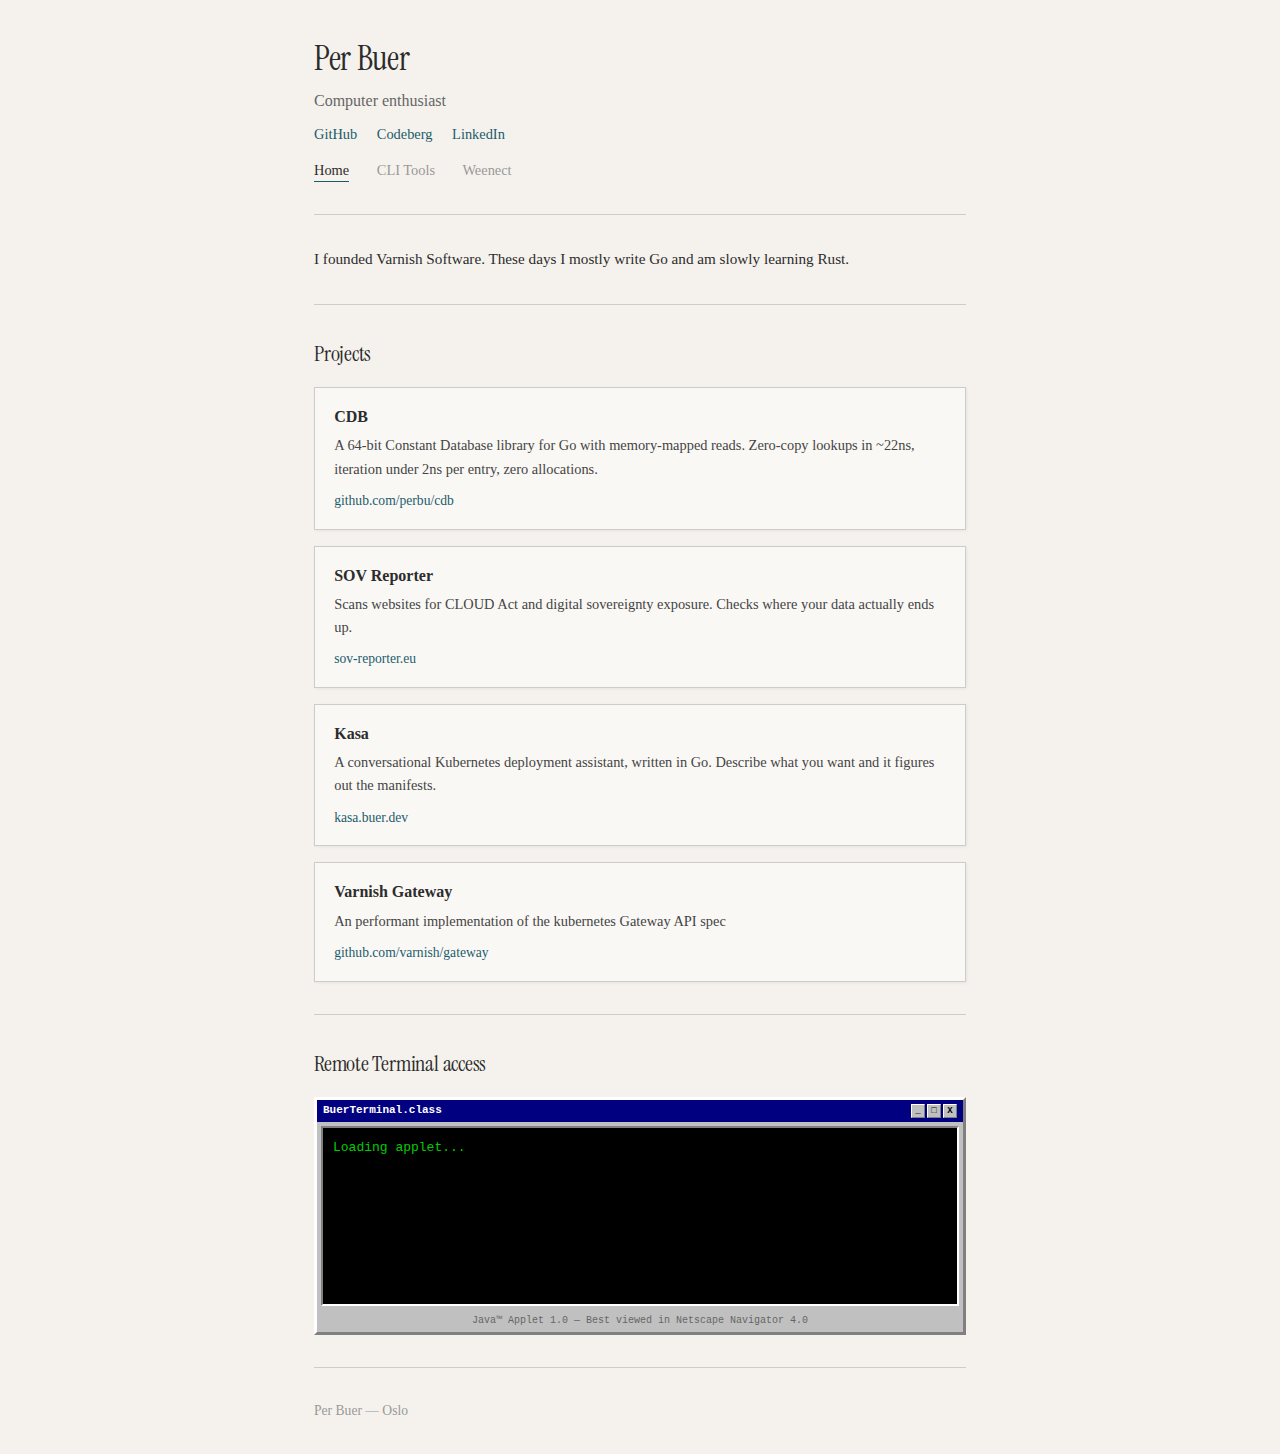
<file: index.html>
<!DOCTYPE html>
<html lang="en">
<head>
    <meta charset="UTF-8">
    <meta name="viewport" content="width=device-width, initial-scale=1.0">
    <title>Per Buer</title>
    <link rel="preconnect" href="https://fonts.googleapis.com">
    <link rel="preconnect" href="https://fonts.gstatic.com" crossorigin>
    <link href="https://fonts.googleapis.com/css2?family=Instrument+Serif:ital@0;1&family=IBM+Plex+Mono:wght@400;500&display=swap" rel="stylesheet">
    <link rel="stylesheet" href="style.css">
</head>
<body>

<header>
    <h1>Per Buer</h1>
    <div class="tagline">Computer enthusiast</div>
    <div class="links">
        <a href="https://github.com/perbu">GitHub</a>
        <a href="https://codeberg.org/perbu">Codeberg</a>
        <a href="https://linkedin.com/in/perbu">LinkedIn</a>
    </div>
</header>

<nav>
    <a href="index.html" class="active">Home</a>
    <a href="tools.html">CLI Tools</a>
    <a href="weenect.html">Weenect</a>
</nav>

<hr>

<section class="about">
    <p>I founded Varnish Software. These days I mostly write Go and am slowly learning Rust.</p>
</section>

<hr>

<section class="projects">
    <h2>Projects</h2>
    <div class="project">
        <h3>CDB</h3>
        <p>A 64-bit Constant Database library for Go with memory-mapped reads. Zero-copy lookups in ~22ns, iteration under 2ns per entry, zero allocations.</p>
        <a href="https://github.com/perbu/cdb">github.com/perbu/cdb</a>
    </div>
    <div class="project">
        <h3>SOV Reporter</h3>
        <p>Scans websites for CLOUD Act and digital sovereignty exposure. Checks where your data actually ends up.</p>
        <a href="https://sov-reporter.eu">sov-reporter.eu</a>
    </div>
    <div class="project">
        <h3>Kasa</h3>
        <p>A conversational Kubernetes deployment assistant, written in Go. Describe what you want and it figures out the manifests.</p>
        <a href="https://kasa.buer.dev/">kasa.buer.dev</a>
    </div>
    <div class="project">
        <h3>Varnish Gateway</h3>
        <p>An performant implementation of the kubernetes Gateway API spec</p>
        <a href="https://github.com/varnish/gateway/">github.com/varnish/gateway</a>
    </div>
</section>

<hr>
<h2>Remote Terminal access</h2>
<section class="applet-container">
    <div class="applet">
        <div class="applet-titlebar">
            <span>BuerTerminal.class</span>
            <div class="controls">
                <span class="ctrl-btn">_</span>
                <span class="ctrl-btn">&square;</span>
                <span class="ctrl-btn">X</span>
            </div>
        </div>
        <div class="applet-body" id="applet-body">
            <div id="log"></div>
            <div class="progress-outer" id="progress-outer">
                <div class="progress-inner" id="progress-inner"></div>
            </div>
            <div class="prompt-area" id="prompt-area">
                <form id="prompt-form">
                    <span class="prompt-label">&gt;</span>
                    <input type="text" id="prompt-input" autocomplete="off" autofocus>
                </form>
                <div class="response" id="response"></div>
            </div>
        </div>
        <div class="applet-footer">Java&trade; Applet 1.0 &mdash; Best viewed in Netscape Navigator 4.0</div>
    </div>
</section>

<hr>

<footer>
    Per Buer &mdash; Oslo
</footer>

<script src="term.js"></script>

</body>
</html>
</file>
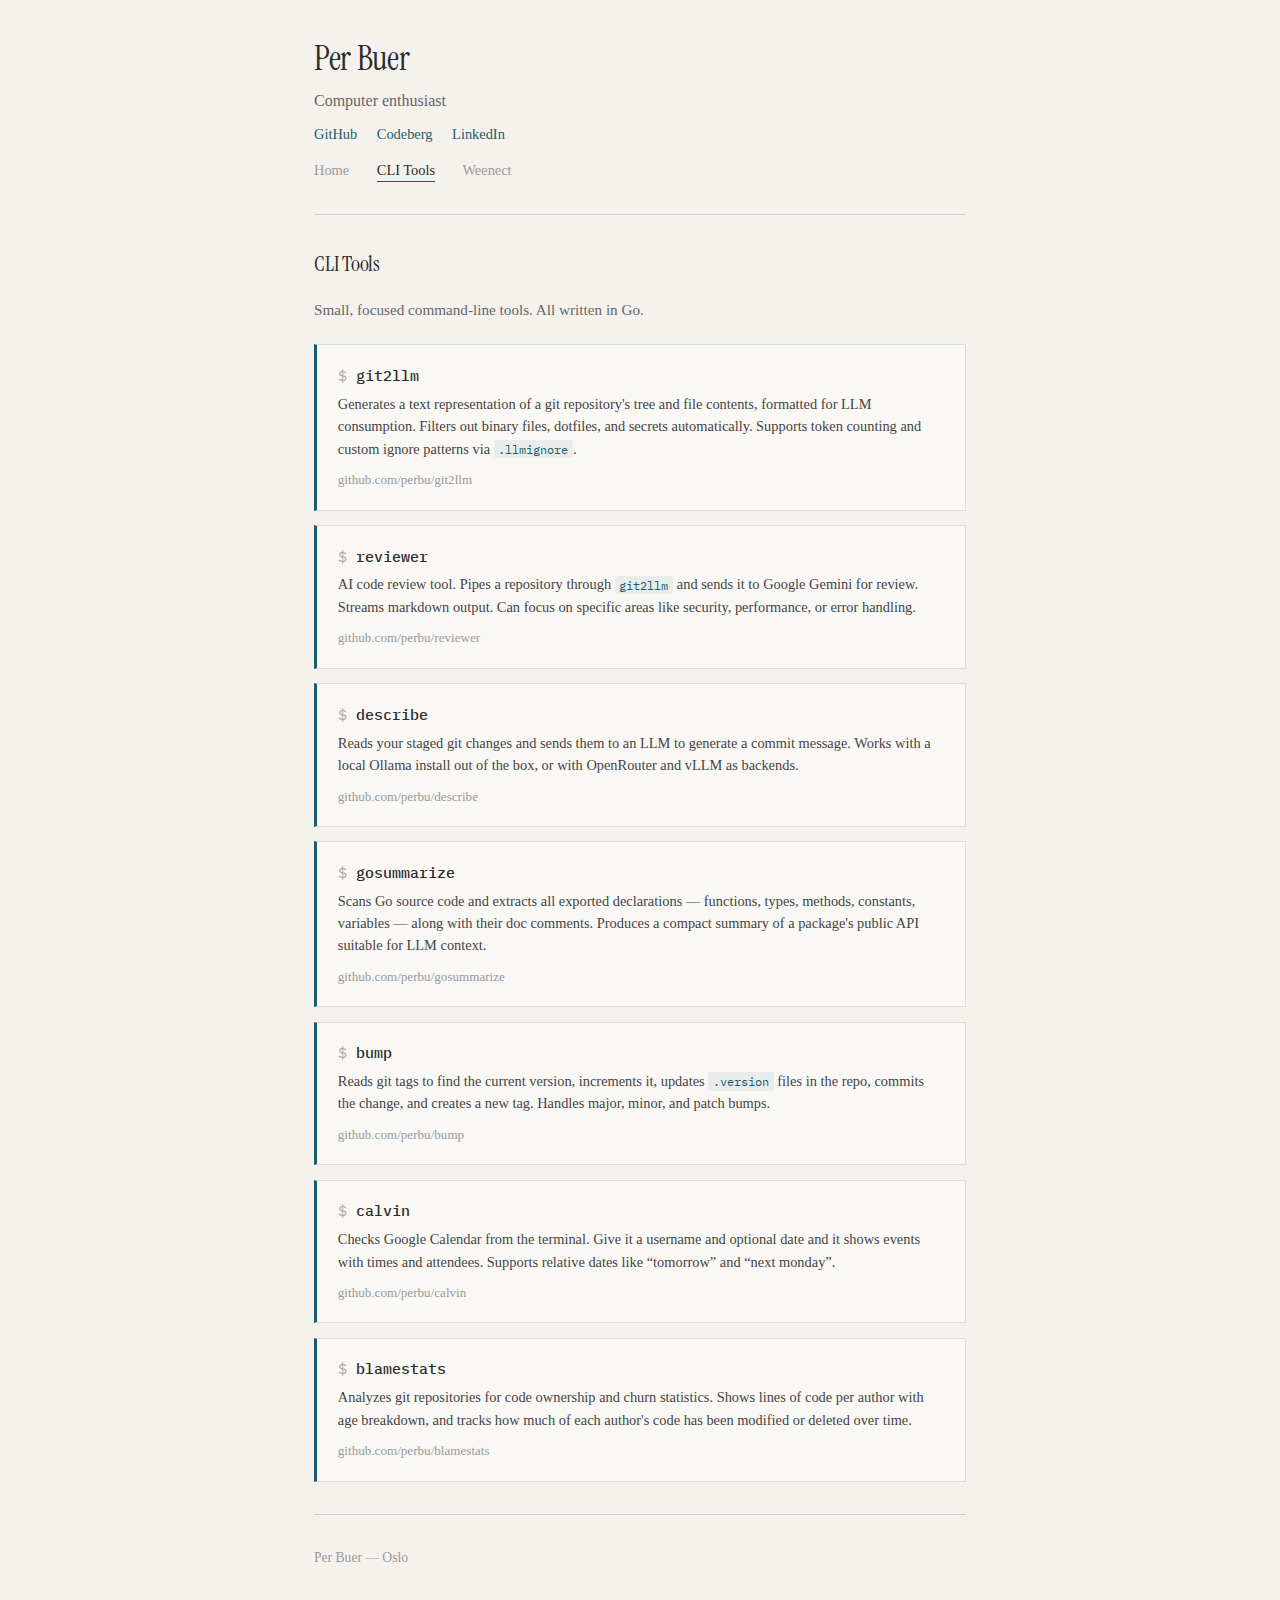
<file: tools.html>
<!DOCTYPE html>
<html lang="en">
<head>
    <meta charset="UTF-8">
    <meta name="viewport" content="width=device-width, initial-scale=1.0">
    <title>CLI Tools &mdash; Per Buer</title>
    <link rel="preconnect" href="https://fonts.googleapis.com">
    <link rel="preconnect" href="https://fonts.gstatic.com" crossorigin>
    <link href="https://fonts.googleapis.com/css2?family=Instrument+Serif:ital@0;1&family=IBM+Plex+Mono:wght@400;500&display=swap" rel="stylesheet">
    <link rel="stylesheet" href="style.css">
</head>
<body>

<header>
    <h1>Per Buer</h1>
    <div class="tagline">Computer enthusiast</div>
    <div class="links">
        <a href="https://github.com/perbu">GitHub</a>
        <a href="https://codeberg.org/perbu">Codeberg</a>
        <a href="https://linkedin.com/in/perbu">LinkedIn</a>
    </div>
</header>

<nav>
    <a href="index.html">Home</a>
    <a href="tools.html" class="active">CLI Tools</a>
    <a href="weenect.html">Weenect</a>
</nav>

<hr>

<section>
    <h2>CLI Tools</h2>
    <p class="tools-intro">Small, focused command-line tools. All written in Go.</p>

    <div class="tool">
        <h3>git2llm</h3>
        <p>Generates a text representation of a git repository's tree and file contents, formatted for LLM consumption. Filters out binary files, dotfiles, and secrets automatically. Supports token counting and custom ignore patterns via <code>.llmignore</code>.</p>
        <a href="https://github.com/perbu/git2llm">github.com/perbu/git2llm</a>
    </div>

    <div class="tool">
        <h3>reviewer</h3>
        <p>AI code review tool. Pipes a repository through <code>git2llm</code> and sends it to Google Gemini for review. Streams markdown output. Can focus on specific areas like security, performance, or error handling.</p>
        <a href="https://github.com/perbu/reviewer">github.com/perbu/reviewer</a>
    </div>

    <div class="tool">
        <h3>describe</h3>
        <p>Reads your staged git changes and sends them to an LLM to generate a commit message. Works with a local Ollama install out of the box, or with OpenRouter and vLLM as backends.</p>
        <a href="https://github.com/perbu/describe">github.com/perbu/describe</a>
    </div>

    <div class="tool">
        <h3>gosummarize</h3>
        <p>Scans Go source code and extracts all exported declarations &mdash; functions, types, methods, constants, variables &mdash; along with their doc comments. Produces a compact summary of a package's public API suitable for LLM context.</p>
        <a href="https://github.com/perbu/gosummarize">github.com/perbu/gosummarize</a>
    </div>

    <div class="tool">
        <h3>bump</h3>
        <p>Reads git tags to find the current version, increments it, updates <code>.version</code> files in the repo, commits the change, and creates a new tag. Handles major, minor, and patch bumps.</p>
        <a href="https://github.com/perbu/bump">github.com/perbu/bump</a>
    </div>

    <div class="tool">
        <h3>calvin</h3>
        <p>Checks Google Calendar from the terminal. Give it a username and optional date and it shows events with times and attendees. Supports relative dates like &ldquo;tomorrow&rdquo; and &ldquo;next monday&rdquo;.</p>
        <a href="https://github.com/perbu/calvin">github.com/perbu/calvin</a>
    </div>

    <div class="tool">
        <h3>blamestats</h3>
        <p>Analyzes git repositories for code ownership and churn statistics. Shows lines of code per author with age breakdown, and tracks how much of each author's code has been modified or deleted over time.</p>
        <a href="https://github.com/perbu/blamestats">github.com/perbu/blamestats</a>
    </div>
</section>

<hr>

<footer>
    Per Buer &mdash; Oslo
</footer>

</body>
</html>
</file>
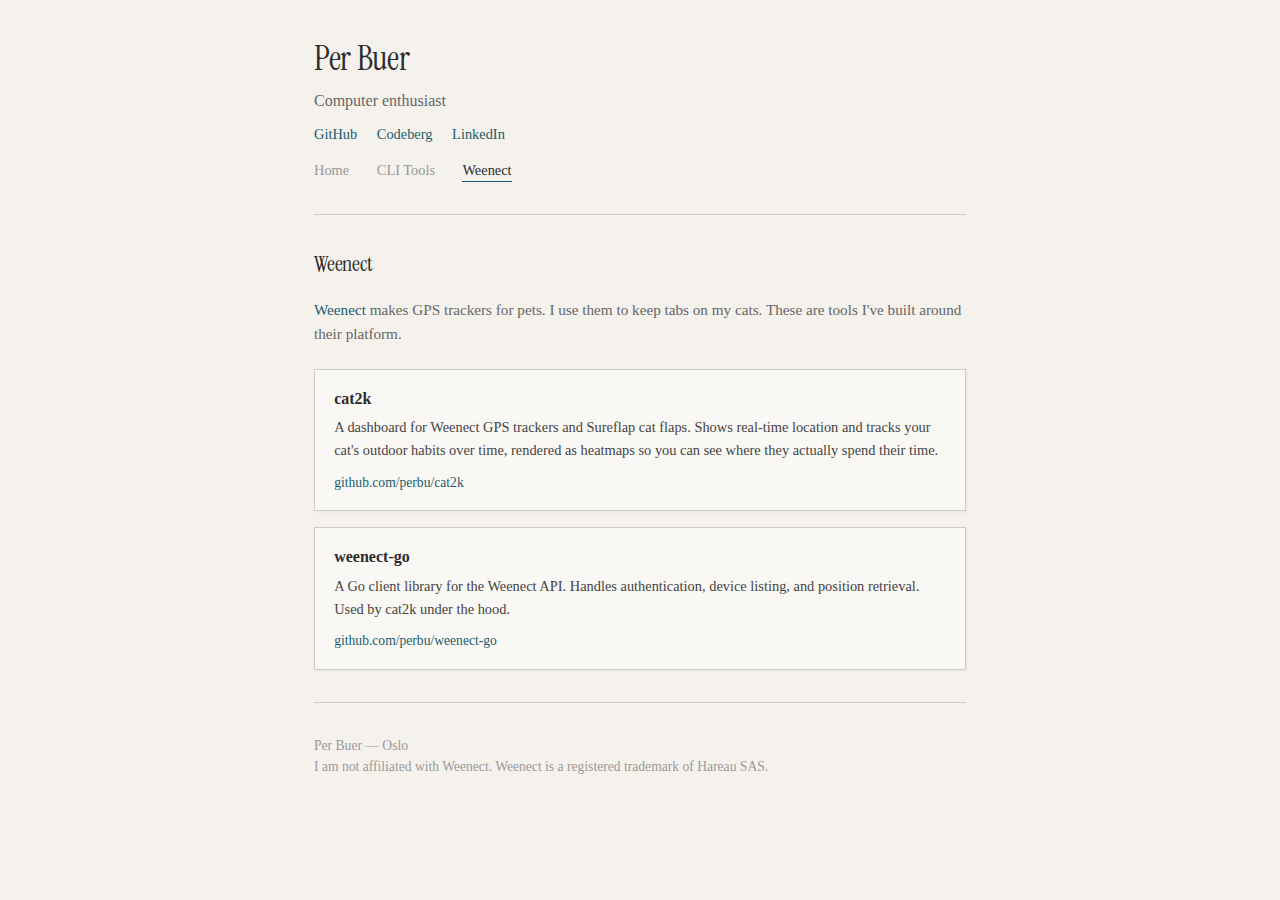
<file: weenect.html>
<!DOCTYPE html>
<html lang="en">
<head>
    <meta charset="UTF-8">
    <meta name="viewport" content="width=device-width, initial-scale=1.0">
    <title>Weenect &mdash; Per Buer</title>
    <link rel="preconnect" href="https://fonts.googleapis.com">
    <link rel="preconnect" href="https://fonts.gstatic.com" crossorigin>
    <link href="https://fonts.googleapis.com/css2?family=Instrument+Serif:ital@0;1&family=IBM+Plex+Mono:wght@400;500&display=swap" rel="stylesheet">
    <link rel="stylesheet" href="style.css">
</head>
<body>

<header>
    <h1>Per Buer</h1>
    <div class="tagline">Computer enthusiast</div>
    <div class="links">
        <a href="https://github.com/perbu">GitHub</a>
        <a href="https://codeberg.org/perbu">Codeberg</a>
        <a href="https://linkedin.com/in/perbu">LinkedIn</a>
    </div>
</header>

<nav>
    <a href="index.html">Home</a>
    <a href="tools.html">CLI Tools</a>
    <a href="weenect.html" class="active">Weenect</a>
</nav>

<hr>

<section>
    <h2>Weenect</h2>
    <p class="tools-intro"><a href="https://www.weenect.com">Weenect</a> makes GPS trackers for pets. I use them to keep tabs on my cats. These are tools I've built around their platform.</p>

    <div class="project">
        <h3>cat2k</h3>
        <p>A dashboard for Weenect GPS trackers and Sureflap cat flaps. Shows real-time location and tracks your cat's outdoor habits over time, rendered as heatmaps so you can see where they actually spend their time.</p>
        <a href="https://github.com/perbu/cat2k">github.com/perbu/cat2k</a>
    </div>

    <div class="project">
        <h3>weenect-go</h3>
        <p>A Go client library for the Weenect API. Handles authentication, device listing, and position retrieval. Used by cat2k under the hood.</p>
        <a href="https://github.com/perbu/weenect-go">github.com/perbu/weenect-go</a>
    </div>
</section>

<hr>

<footer>
    <p>Per Buer &mdash; Oslo</p>
    <p class="disclaimer">I am not affiliated with Weenect. Weenect is a registered trademark of Hareau SAS.</p>
</footer>

</body>
</html>
</file>
<file: style.css>
@import url('https://fonts.googleapis.com/css2?family=Instrument+Serif:ital@0;1&family=IBM+Plex+Mono:wght@400;500&display=swap');

* {
    margin: 0;
    padding: 0;
    box-sizing: border-box;
}

body {
    font-family: Georgia, 'Times New Roman', serif;
    background-color: #f5f2ed;
    color: #2c2c2c;
    line-height: 1.6;
    max-width: 700px;
    margin: 0 auto;
    padding: 2rem 1.5rem;
}

a {
    color: #1a5c6b;
    text-decoration: none;
}

a:hover {
    text-decoration: underline;
}

hr {
    border: none;
    border-top: 1px solid #ccc;
    margin: 2rem 0;
}

code {
    font-family: 'IBM Plex Mono', 'Courier New', monospace;
    font-size: 0.82em;
    background: rgba(26, 92, 107, 0.07);
    padding: 0.15em 0.4em;
    border-radius: 3px;
    color: #1a5c6b;
}

/* Header */
header {
    margin-bottom: 0.5rem;
}

header h1 {
    font-family: 'Instrument Serif', Georgia, serif;
    font-size: 2.1rem;
    font-weight: normal;
    margin-bottom: 0.15rem;
    letter-spacing: -0.01em;
}

header .tagline {
    color: #666;
    font-size: 1rem;
    margin-bottom: 0.6rem;
}

header .links {
    font-size: 0.9rem;
}

header .links a {
    margin-right: 1rem;
}

/* Nav */
nav {
    margin-top: 0.8rem;
    margin-bottom: 0.5rem;
    font-size: 0.9rem;
}

nav a {
    color: #999;
    margin-right: 1.5rem;
    padding-bottom: 0.2rem;
    border-bottom: 1.5px solid transparent;
    transition: color 0.2s ease, border-color 0.2s ease;
}

nav a:hover {
    color: #2c2c2c;
    text-decoration: none;
    border-bottom-color: #ccc;
}

nav a.active {
    color: #2c2c2c;
    border-bottom-color: #1a5c6b;
}

/* About */
.about p {
    margin-bottom: 0.8rem;
    font-size: 0.95rem;
}

/* Section headings */
h2 {
    font-family: 'Instrument Serif', Georgia, serif;
    font-size: 1.35rem;
    font-weight: normal;
    margin-bottom: 1rem;
    letter-spacing: -0.01em;
}

/* Projects */
.project {
    border: 1px solid #ccc;
    padding: 1rem 1.2rem;
    margin-bottom: 1rem;
    background: #faf8f5;
    box-shadow: 1px 1px 3px rgba(0,0,0,0.06);
}

.project h3 {
    font-size: 1rem;
    font-weight: bold;
    margin-bottom: 0.3rem;
}

.project p {
    font-size: 0.9rem;
    color: #444;
    margin-bottom: 0.4rem;
}

.project a {
    font-size: 0.85rem;
}

/* Tools page */
.tools-intro {
    font-size: 0.95rem;
    color: #666;
    margin-bottom: 1.4rem;
}

.tool {
    border: 1px solid #ddd;
    border-left: 3px solid #1a5c6b;
    padding: 1.1rem 1.3rem;
    margin-bottom: 0.9rem;
    background: #faf8f5;
    transition: box-shadow 0.25s ease, transform 0.25s ease;
    animation: fadeInUp 0.4s ease both;
}

.tool:hover {
    box-shadow: 2px 3px 12px rgba(0,0,0,0.07);
    transform: translateY(-1px);
}

.tool h3 {
    font-family: 'IBM Plex Mono', 'Courier New', monospace;
    font-size: 0.95rem;
    font-weight: 500;
    margin-bottom: 0.35rem;
    color: #2c2c2c;
}

.tool h3::before {
    content: '$ ';
    color: #aaa;
    font-weight: 400;
}

.tool p {
    font-size: 0.9rem;
    color: #444;
    margin-bottom: 0.4rem;
    line-height: 1.55;
}

.tool a {
    font-size: 0.82rem;
    color: #999;
    transition: color 0.2s ease;
}

.tool a:hover {
    color: #1a5c6b;
    text-decoration: none;
}

.tool:nth-child(1) { animation-delay: 0s; }
.tool:nth-child(2) { animation-delay: 0.05s; }
.tool:nth-child(3) { animation-delay: 0.1s; }
.tool:nth-child(4) { animation-delay: 0.15s; }
.tool:nth-child(5) { animation-delay: 0.2s; }
.tool:nth-child(6) { animation-delay: 0.25s; }
.tool:nth-child(7) { animation-delay: 0.3s; }

@keyframes fadeInUp {
    from {
        opacity: 0;
        transform: translateY(10px);
    }
    to {
        opacity: 1;
        transform: translateY(0);
    }
}

/* Java Applet */
.applet-container {
    margin-top: 0.5rem;
}

.applet {
    background: #c0c0c0;
    border: 3px solid;
    border-color: #ffffff #808080 #808080 #ffffff;
    padding: 0;
    font-family: 'Courier New', Courier, monospace;
    font-size: 13px;
}

.applet-titlebar {
    background: #000080;
    color: #ffffff;
    padding: 2px 6px;
    font-size: 11px;
    font-weight: bold;
    display: flex;
    justify-content: space-between;
    align-items: center;
}

.applet-titlebar .controls {
    display: flex;
    gap: 2px;
}

.applet-titlebar .ctrl-btn {
    background: #c0c0c0;
    border: 1px solid;
    border-color: #ffffff #808080 #808080 #ffffff;
    width: 14px;
    height: 14px;
    font-size: 9px;
    line-height: 12px;
    text-align: center;
    color: #000;
    cursor: default;
}

.applet-body {
    border: 2px solid;
    border-color: #808080 #ffffff #ffffff #808080;
    background: #000000;
    color: #00cc00;
    margin: 4px;
    padding: 10px;
    min-height: 180px;
    display: flex;
    flex-direction: column;
    justify-content: flex-start;
    overflow-x: hidden;
}

.applet-body .log-line {
    margin-bottom: 2px;
    white-space: pre-wrap;
    word-break: break-all;
}

.progress-outer {
    background: #333;
    border: 1px solid #666;
    height: 14px;
    margin: 8px 0;
    display: none;
}

.progress-inner {
    background: #00cc00;
    height: 100%;
    width: 0%;
    transition: width 0.3s linear;
}

.prompt-area {
    display: none;
    margin-top: 4px;
}

.prompt-area form {
    display: flex;
    align-items: center;
    gap: 0;
}

.prompt-area .prompt-label {
    color: #00cc00;
    margin-right: 4px;
    flex-shrink: 0;
}

.prompt-area input {
    background: transparent;
    border: none;
    color: #00cc00;
    font-family: 'Courier New', Courier, monospace;
    font-size: 13px;
    outline: none;
    flex: 1;
    caret-color: #00cc00;
}

.prompt-area .response {
    color: #999;
    margin-top: 4px;
}

.applet-footer {
    text-align: center;
    font-size: 10px;
    color: #666;
    padding: 3px;
    font-family: 'Courier New', Courier, monospace;
}

/* Footer */
footer {
    color: #999;
    font-size: 0.85rem;
}

/* Mobile */
@media (max-width: 500px) {
    body {
        padding: 1.2rem 1rem;
    }

    header h1 {
        font-size: 1.7rem;
    }

    .tool {
        padding: 0.9rem 1rem;
    }

    .applet-body {
        font-size: 11px;
        min-height: 150px;
    }

    .prompt-area input {
        font-size: 11px;
    }
}
</file>
